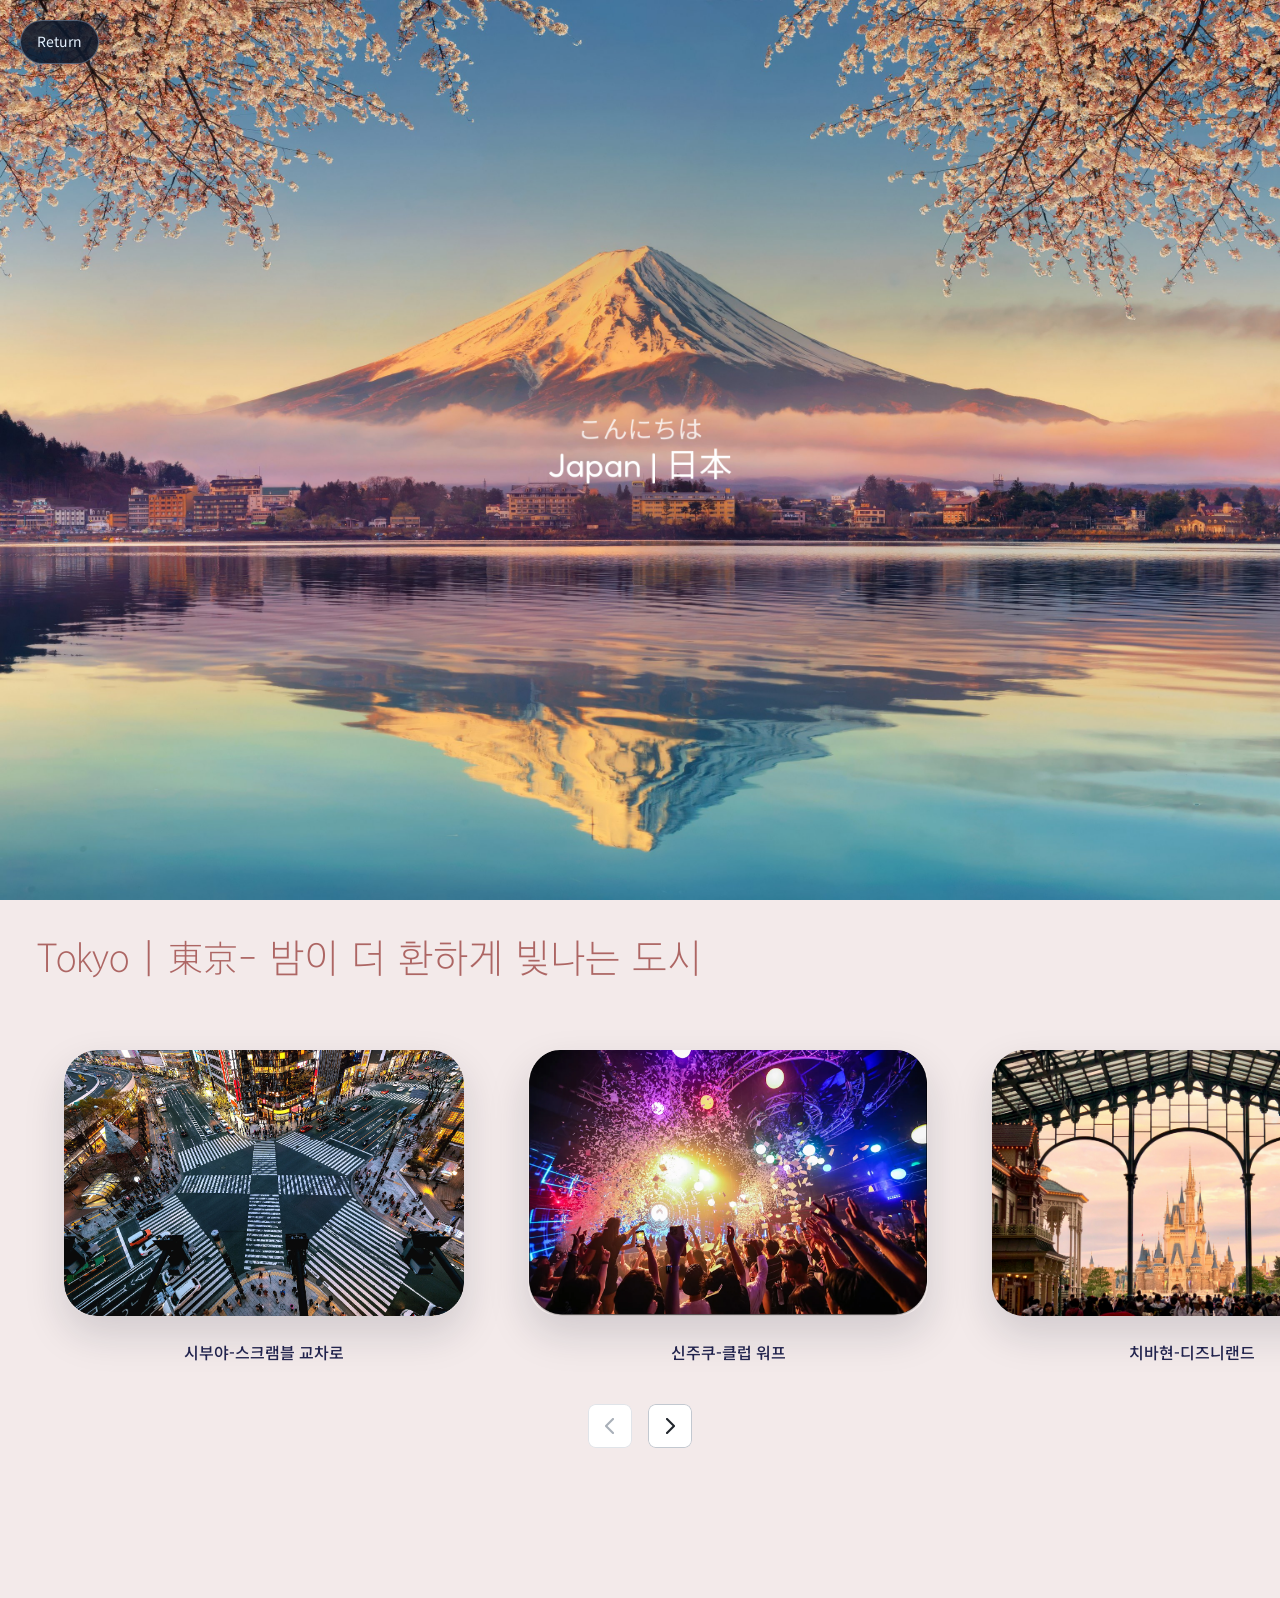
<file: pages/asia-countries/japan/index.html>
<!doctype html>
<html lang="ko">
<head>
  <meta charset="UTF-8" />
  <meta name="viewport" content="width=device-width, initial-scale=1.0" />
  <meta name="description" content="World Tour 일본 페이지" />
  <title>World Tour | Japan</title>
  <link rel="preload" as="image" href="./assets/images/JapanMainPage.png" fetchpriority="high" />
  <link rel="stylesheet" href="../../../shared/css/tokens.css" />
  <link rel="stylesheet" href="../../../shared/css/base.css" />
  <link rel="stylesheet" href="./css/hero.css" />
  <link rel="stylesheet" href="./css/intro.css" />
  <link rel="stylesheet" href="./css/page.css" />
  <link rel="stylesheet" href="./css/photo-reveal.css" />
  <link rel="stylesheet" href="../../countries/common/css/photo-card.css" />
  <link rel="stylesheet" href="../../countries/common/css/modal.css" />
  <link rel="stylesheet" href="../../countries/common/css/photo-navigation.css" />
  <link rel="stylesheet" href="../../countries/common/css/city-section.css" />
  <link rel="stylesheet" href="../../countries/common/css/country-return.css" />
  <script src="./data/config.js" defer></script>
  <script src="./data/modal-cards.js" defer></script>
  <script src="./js/intro.js" defer></script>
  <script src="../../countries/common/js/city-section-reveal.js" defer></script>
  <script src="../../countries/common/js/photo-navigation.js" defer></script>
  <script src="../../countries/common/js/country-return.js" defer></script>
  <script src="../../countries/common/js/modal-content.js" defer></script>
  <script src="../../countries/common/js/modal.js" defer></script>
  <script src="../../../shared/js/cursor.js" defer></script>
  <script src="./js/main.js" defer></script>
  <link rel="stylesheet" href="../../../shared/css/cursor.css" />
</head>
<body>
  <main>
    <section class="tokyo-hero" aria-label="일본 첫 화면">
      <img class="tokyo-hero__image" src="./assets/images/JapanMainPage.png" width="3840" height="2160"
        alt="벚꽃과 후지산, 가와구치호 풍경 위에 こんにちは와 Japan | 日本 문구가 표시된 일본 첫 화면" fetchpriority="high" decoding="sync" />
      <h1 class="japan-intro" aria-label="Japan | Tradition Meets Culture" hidden>Japan | Tradition Meets Culture</h1>
    </section>
    <section id="TokyoSection" class="city-section" aria-labelledby="tokyo-section-title">
      <h2 id="tokyo-section-title" class="city-section__title">Tokyo | 東京- 밤이 더 환하게 빛나는 도시</h2>
      <div id="japan-photos" class="japan-photos" data-city-section-cards tabindex="0" role="region" aria-label="도쿄의 거리와 밤 풍경, 가로 스크롤로 사진 탐색">
        <figure class="japan-photos__item country-photo-card">
          <button class="country-photo-card__trigger" type="button" data-country-modal="japan-card-modal" data-modal-card="shibuya-crossing"
            aria-haspopup="dialog" aria-controls="japan-card-modal" aria-label="시부야 스크램블 교차로 자세히 보기">
            <img src="./assets/images/tokyo-crossing.png" alt="높은 곳에서 바라본 스크램블 교차로와 거리" loading="lazy" />
          </button>
          <figcaption class="japan-photos__name">시부야-스크램블 교차로</figcaption>
        </figure>
        <figure class="japan-photos__item country-photo-card">
          <button class="country-photo-card__trigger" type="button" data-country-modal="japan-card-modal" data-modal-card="shinjuku-warp"
            aria-haspopup="dialog" aria-controls="japan-card-modal" aria-label="신주쿠 클럽 워프 자세히 보기">
            <img src="./assets/images/tokyo-nightlife.png" alt="화려한 조명 아래 사람들로 붐비는 클럽" loading="lazy" />
          </button>
          <figcaption class="japan-photos__name">신주쿠-클럽 워프</figcaption>
        </figure>
        <figure class="japan-photos__item country-photo-card">
          <button class="country-photo-card__trigger" type="button" data-country-modal="japan-card-modal" data-modal-card="tokyo-disneyland"
            aria-haspopup="dialog" aria-controls="japan-card-modal" aria-label="도쿄 디즈니랜드 자세히 보기">
            <img src="./assets/images/chiba-disneyland.jpg" alt="노을 속 디즈니랜드 성과 방문객들" loading="lazy" />
          </button>
          <figcaption class="japan-photos__name">치바현-디즈니랜드</figcaption>
        </figure>
        <figure class="japan-photos__item country-photo-card">
          <button class="country-photo-card__trigger" type="button" data-country-modal="japan-card-modal" data-modal-card="shibuya-sky"
            aria-haspopup="dialog" aria-controls="japan-card-modal" aria-label="시부야스카이 자세히 보기">
            <img src="./assets/images/shibuya-sky.jpg" alt="전망대에서 내려다본 도쿄의 푸른 야경" loading="lazy" />
          </button>
          <figcaption class="japan-photos__name">시부야 - 시부야스카이</figcaption>
        </figure>
      </div>
      <div class="photo-navigation" role="group" aria-label="사진 이동" hidden>
        <button class="photo-navigation__button" data-direction="prev" type="button" aria-label="이전 사진" aria-controls="japan-photos"></button>
        <button class="photo-navigation__button" data-direction="next" type="button" aria-label="다음 사진" aria-controls="japan-photos"></button>
      </div>
    </section>
  </main>
  <a class="country-back" href="../../continents/asia/index.html">Return</a>
  <dialog class="country-modal" id="japan-card-modal" aria-labelledby="japan-card-modal-title">
    <div class="country-modal__panel">
    <header class="country-modal__header">
      <p class="country-modal__context" hidden></p>
      <div class="country-modal__close-group">
        <kbd class="country-modal__shortcut" aria-hidden="true">ESC</kbd>
        <button class="country-modal__close" type="button" data-modal-close aria-label="모달 닫기" aria-keyshortcuts="Escape" autofocus>
          <span aria-hidden="true">×</span>
        </button>
      </div>
    </header>
    <div class="country-modal__content">
      <div class="country-modal__layout">
        <figure class="country-modal__visual">
          <img class="country-modal__image" alt="" />
        </figure>
        <div class="country-modal__details">
          <h2 class="country-modal__title" id="japan-card-modal-title"></h2>
        </div>
      </div>
    </div>
    </div>
  </dialog>
</body>
</html>
</file>
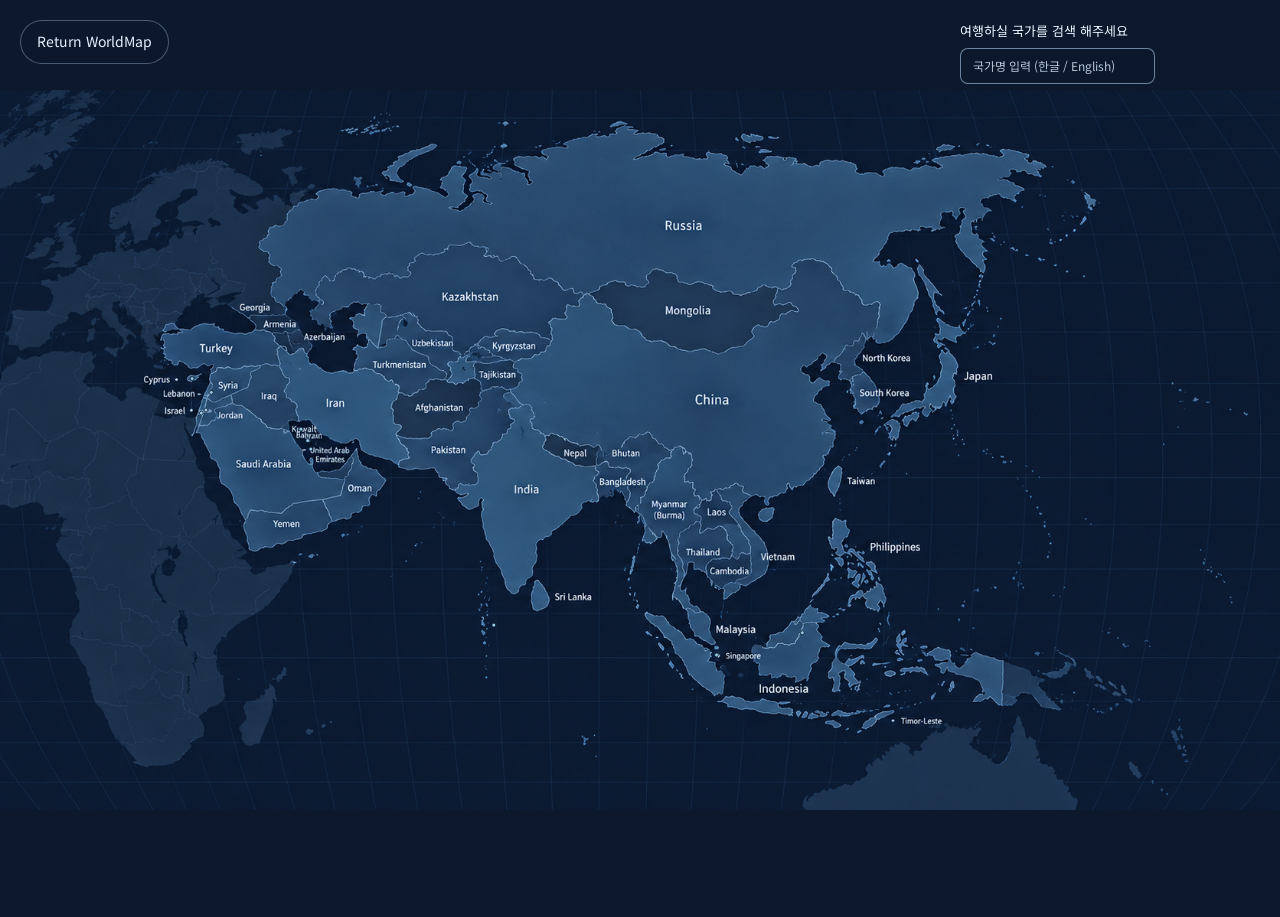
<file: pages/continents/asia/index.html>
<!doctype html>
<html lang="ko">
<head>
  <meta charset="UTF-8" />
  <meta name="viewport" content="width=device-width, initial-scale=1.0" />
  <meta name="description" content="국가별 경계와 영문 이름으로 살펴보는 아시아 지도." />
  <title>World Tour | Asia</title>
  <link rel="stylesheet" href="../../../shared/css/tokens.css" />
  <link rel="stylesheet" href="../../../shared/css/base.css" />
  <link rel="stylesheet" href="../common/css/layout.css" />
  <link rel="stylesheet" href="../common/css/return-transition.css" />
  <link rel="stylesheet" href="../common/css/country.css" />
  <link rel="stylesheet" href="../common/css/country-search.css" />
  <link rel="stylesheet" href="../../countries/common/css/country-return.css" />
  <link rel="stylesheet" href="../common/css/country-navigation.css" />
  <link rel="stylesheet" href="./css/page.css" />
  <link rel="stylesheet" href="../../../shared/css/travel-availability.css" />
  <script src="../../../shared/data/travel-availability.js" defer></script>
  <script src="../../../shared/js/travel-availability.js" defer></script>
  <script src="./data/config.js" defer></script>
  <script src="./data/countries.js" defer></script>
  <script src="./data/destinations.js" defer></script>
  <script src="../common/js/country-navigation.js" defer></script>
  <script src="../common/js/selection.js" defer></script>
  <script src="../common/js/country-search.js" defer></script>
  <script src="../common/js/return-transition.js" defer></script>
  <script src="../../../shared/js/cursor.js" defer></script>
  <script src="./js/main.js" defer></script>
  <link rel="stylesheet" href="../../../shared/css/cursor.css" />
</head>
<body>
  <main class="continent-page" aria-label="아시아 지도">
    <div class="continent-page__frame">
      <img class="continent-page__map" src="./assets/map.png" width="1672" height="941"
        alt="네이비 배경에 아시아 국가들의 경계와 영문 이름을 표시한 지도" fetchpriority="high" />
      <svg class="country-regions" viewBox="0 0 1672 941" xmlns="http://www.w3.org/2000/svg"
        role="group" aria-label="아시아 국가 선택"></svg>
    </div>
  </main>
  <form class="country-search" role="search" aria-label="지도에서 국가 찾기">
    <label class="country-search__label" for="country-search-input">여행하실 국가를 검색 해주세요</label>
    <input class="country-search__input" id="country-search-input" type="search"
      placeholder="국가명 입력 (한글 / English)" autocomplete="off" spellcheck="false"
      aria-controls="country-search-status" />
    <p class="country-search__status" id="country-search-status" role="status" aria-live="polite" hidden></p>
  </form>
  <div class="country-info" hidden>
    <span class="country-info__name"></span>
    <span class="country-info__state"></span>
  </div>
  <p class="country-announcement" role="status" aria-live="polite"></p>
  <a class="continent-page__back" href="../../../selectWorldMap.html">Return WorldMap</a>
  <div class="country-portal" aria-hidden="true" inert>
    <div class="country-portal__preview">
      <img class="country-portal__image" alt="" decoding="async" hidden />
      <div class="country-portal__content">
        <p class="country-portal__eyebrow"></p>
        <h2 class="country-portal__title"></h2>
        <p class="country-portal__name"></p>
      </div>
    </div>
    <span class="country-back">Return</span>
  </div>
  <div class="world-return" aria-hidden="true">
    <div class="world-return__frame">
      <img src="../../../shared/images/world-map-dark-en.png" width="1672" height="941" alt="" decoding="async" />
    </div>
  </div>
</body>
</html>
</file>
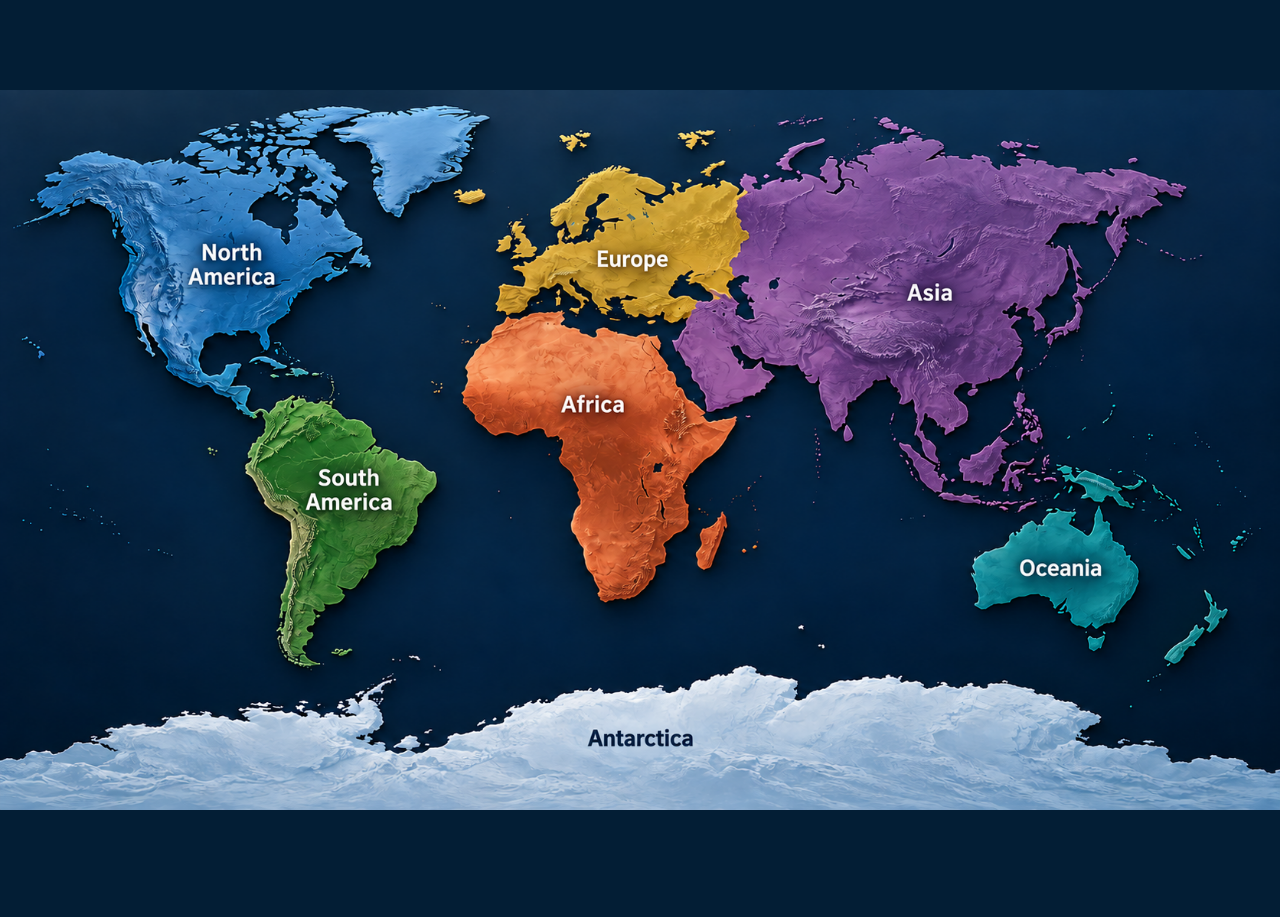
<file: selectWorldMap.html>
<!doctype html>
<html lang="ko">

<head>
  <meta charset="UTF-8" />
  <meta name="viewport" content="width=device-width, initial-scale=1.0" />
  <meta name="description" content="대륙별로 살펴보는 World Tour 세계지도." />
  <title>World Tour | 세계지도</title>
  <link rel="stylesheet" href="./shared/css/tokens.css" />
  <link rel="stylesheet" href="./shared/css/base.css" />
  <link rel="stylesheet" href="./pages/world-map/css/page.css" />
  <link rel="stylesheet" href="./pages/world-map/css/continent.css" />
  <link rel="stylesheet" href="./pages/world-map/css/navigation.css" />
  <link rel="stylesheet" href="./shared/css/travel-availability.css" />
  <script src="./shared/data/travel-availability.js" defer></script>
  <script src="./shared/js/travel-availability.js" defer></script>
  <script src="./shared/data/continents.js" defer></script>
  <script src="./pages/world-map/data/continents.js" defer></script>
  <script src="./pages/world-map/js/navigation.js" defer></script>
  <script src="./pages/world-map/js/availability.js" defer></script>
  <script src="./shared/js/cursor.js" defer></script>
  <script src="./pages/world-map/js/main.js" defer></script>
  <link rel="stylesheet" href="./shared/css/cursor.css" />
</head>

<body>
  <main class="world-map" aria-label="세계지도">
    <div class="world-map__frame">
      <img class="world-map__image" src="./shared/images/world-map-dark-en.png" width="1672" height="941"
        alt="다크 네이비 배경의 입체 세계지도. North America(북아메리카), South America(남아메리카), Europe(유럽), Africa(아프리카), Asia(아시아), Oceania(오세아니아), Antarctica(남극)가 서로 다른 색으로 구분되어 있습니다."
        fetchpriority="high" />
      <svg class="world-map__regions" viewBox="0 0 1672 941" xmlns="http://www.w3.org/2000/svg"
        role="group" aria-label="대륙 탐색"></svg>
    </div>
  </main>
  <div class="continent-arrival" aria-hidden="true">
    <img src="./pages/continents/asia/assets/map.png" width="1672" height="941" alt="" decoding="async" />
  </div>
  <p class="navigation-status" role="status"></p>
  <p class="travel-availability-status" role="status" aria-live="polite" hidden></p>
</body>

</html>
</file>
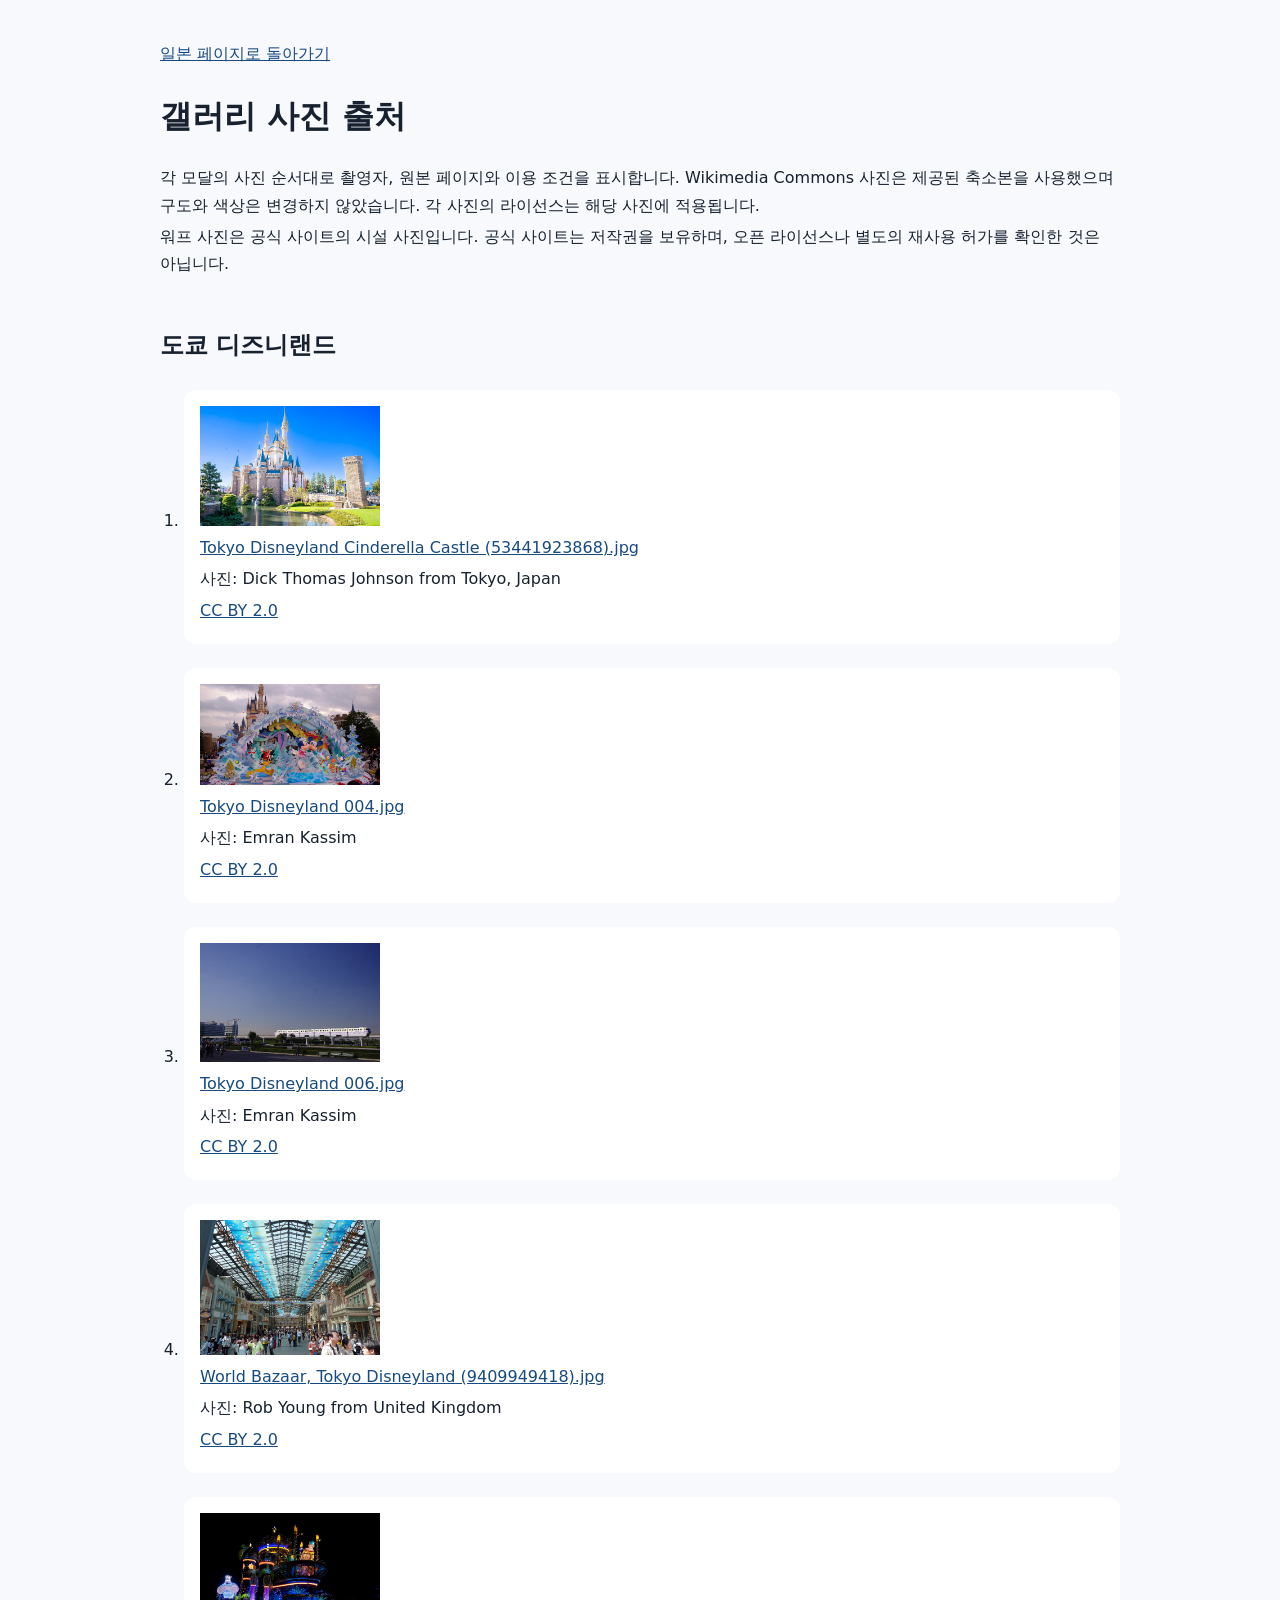
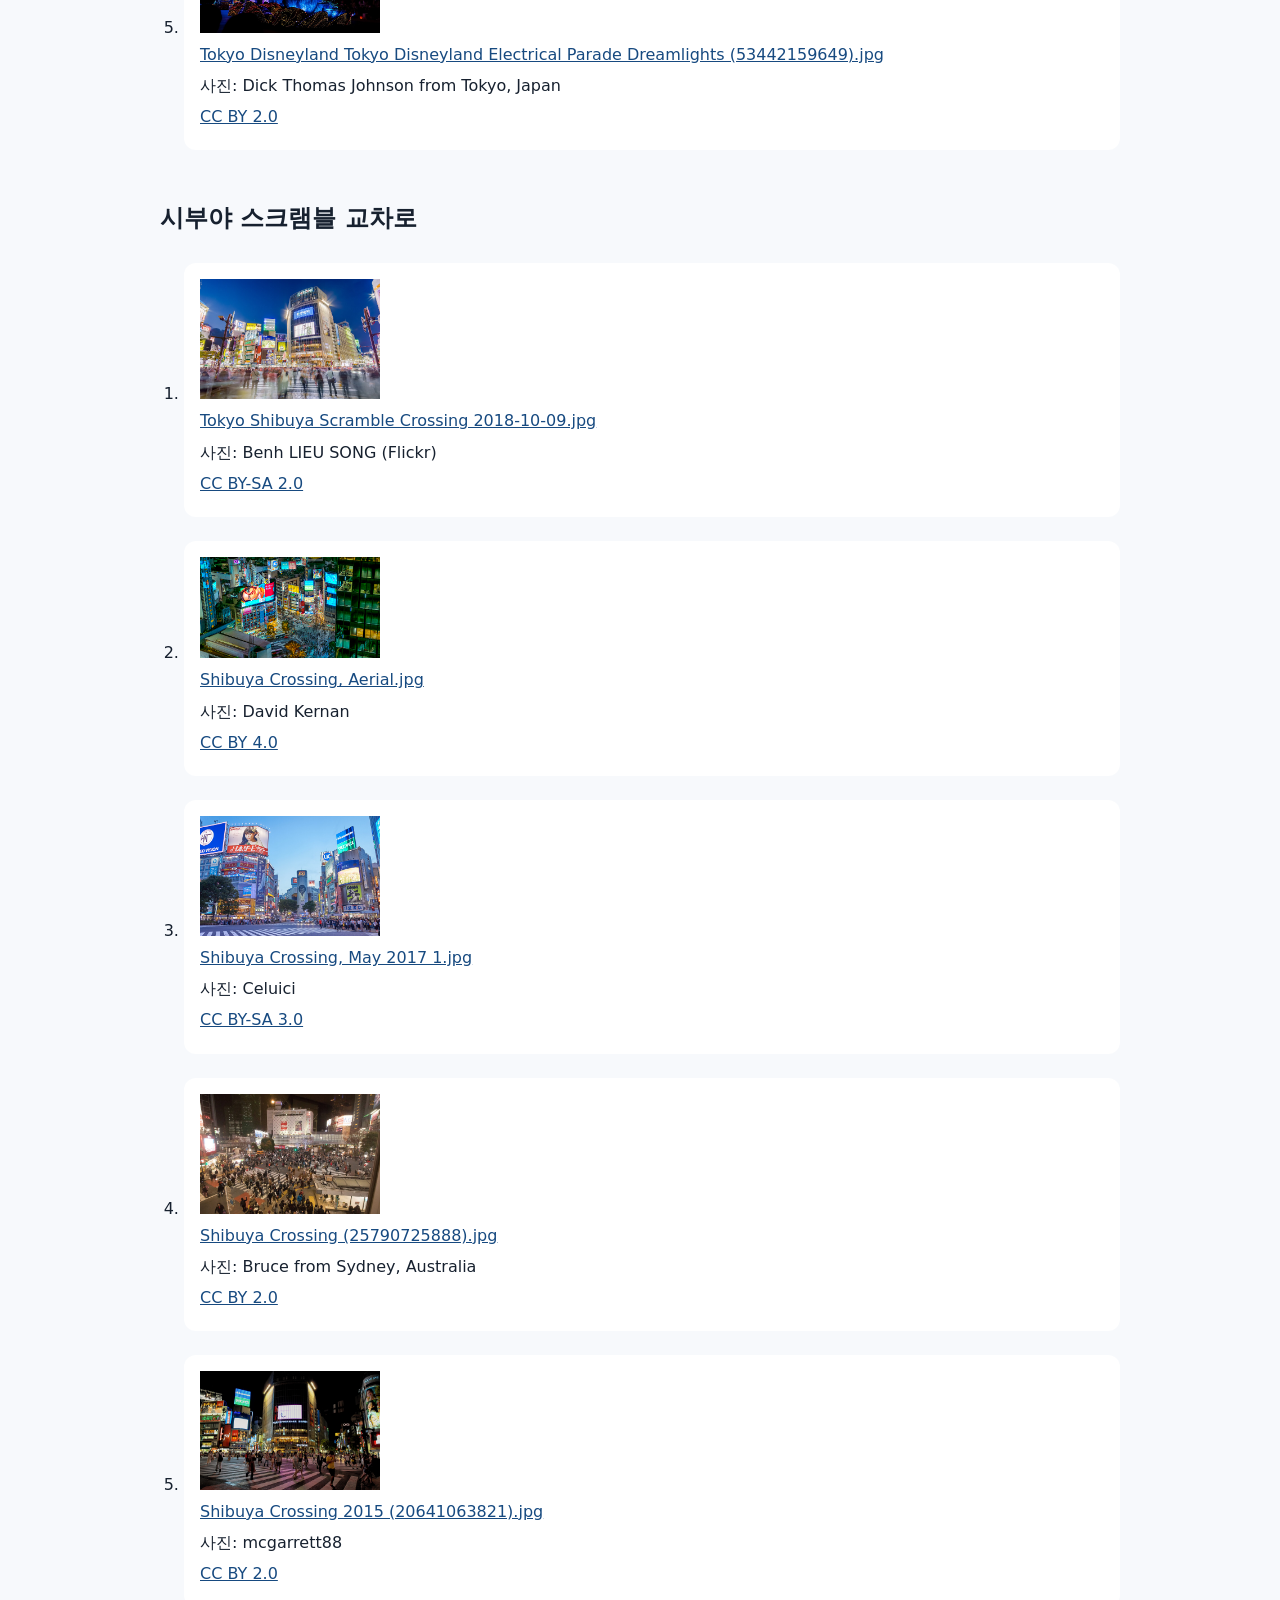
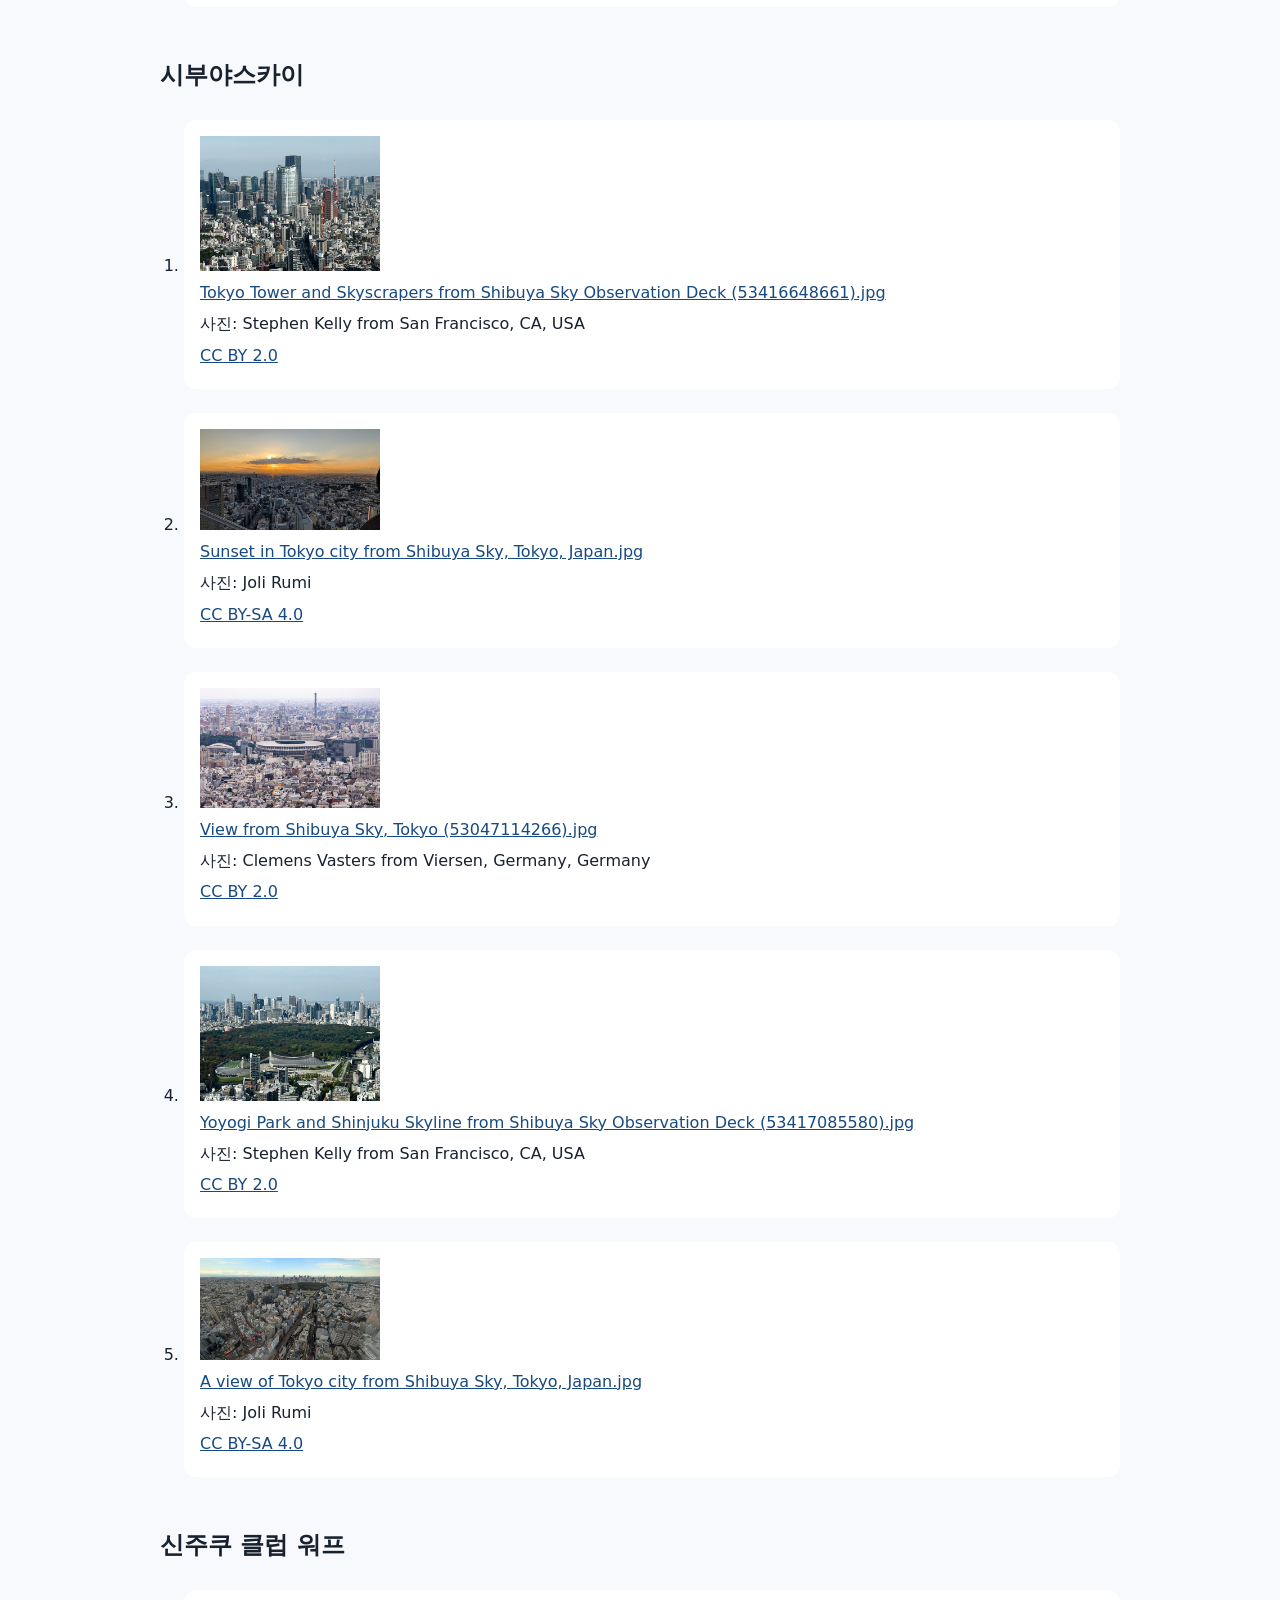
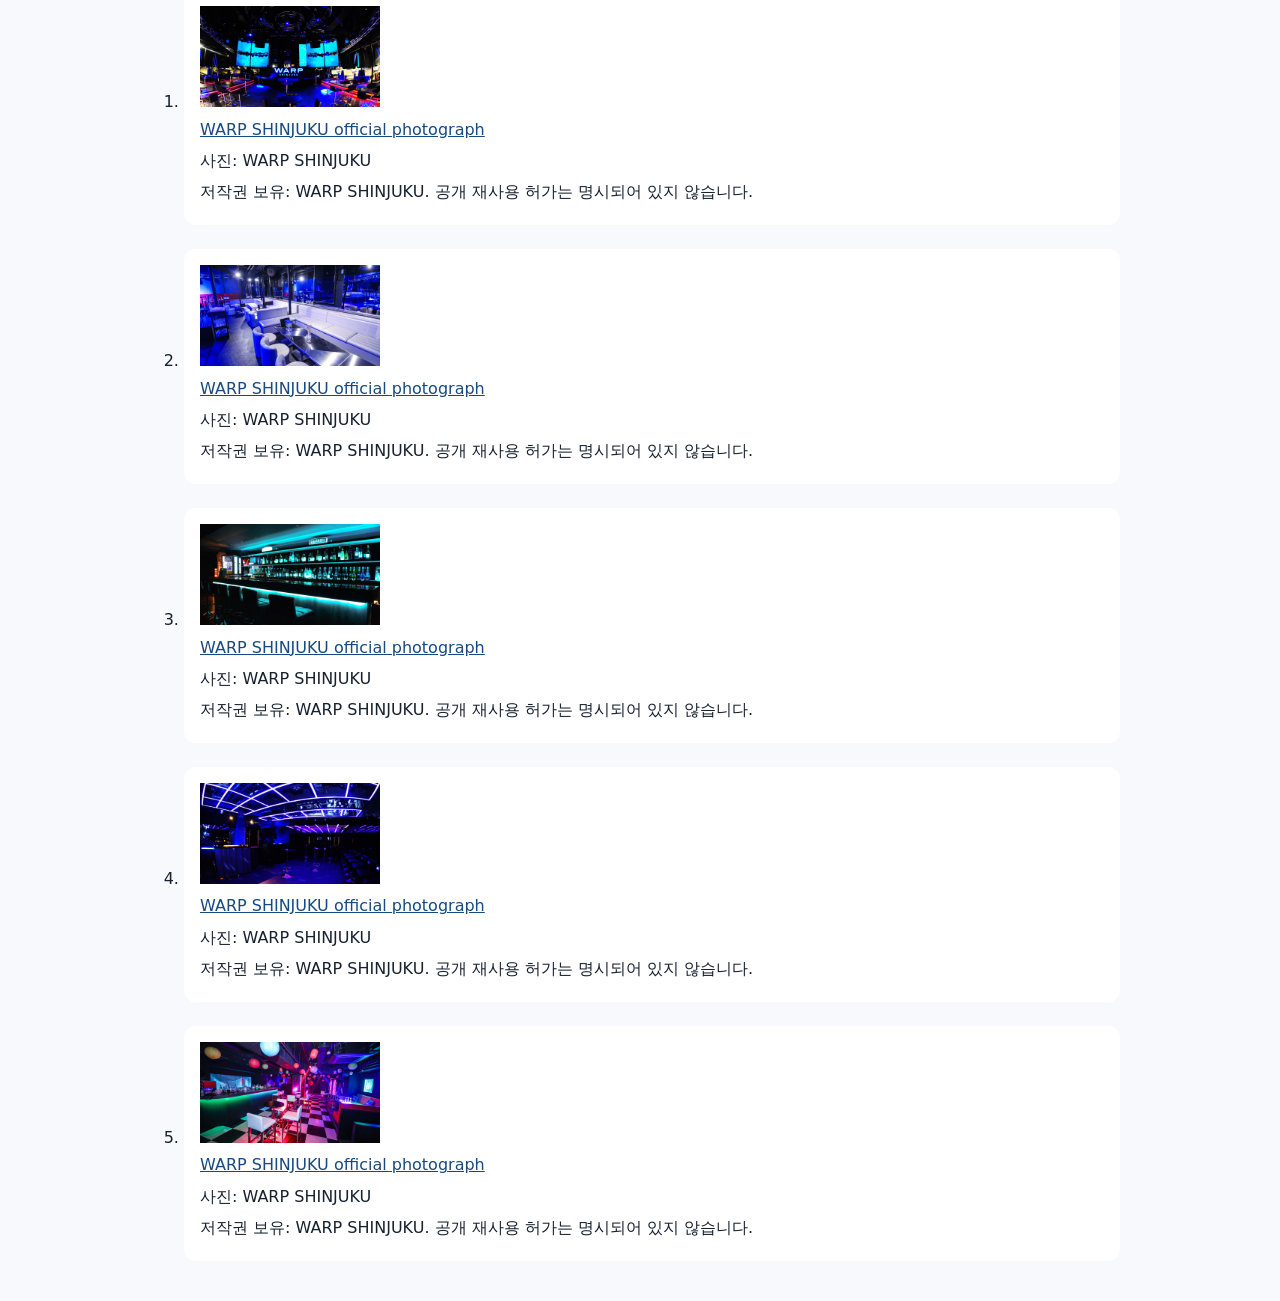
<file: pages/asia-countries/japan/photo-credits.html>
<!doctype html>
<html lang="ko">
<head><meta charset="utf-8"><meta name="viewport" content="width=device-width, initial-scale=1"><title>일본 갤러리 사진 출처 | World Tour</title>
<style>body{max-width:960px;margin:40px auto;padding:0 24px;font:16px/1.7 system-ui,sans-serif;color:#17212f;background:#f7f9fc}a{color:#174a80}section{margin-top:48px}ol{padding-left:24px}li{margin:24px 0;padding:16px;background:white;border-radius:12px}img{width:180px;max-width:100%;height:auto}p{margin:4px 0}</style></head>
<body><a href="./index.html">일본 페이지로 돌아가기</a><h1>갤러리 사진 출처</h1>
<p>각 모달의 사진 순서대로 촬영자, 원본 페이지와 이용 조건을 표시합니다. Wikimedia Commons 사진은 제공된 축소본을 사용했으며 구도와 색상은 변경하지 않았습니다. 각 사진의 라이선스는 해당 사진에 적용됩니다.</p>
<p>워프 사진은 공식 사이트의 시설 사진입니다. 공식 사이트는 저작권을 보유하며, 오픈 라이선스나 별도의 재사용 허가를 확인한 것은 아닙니다.</p><section id="disney"><h2>도쿄 디즈니랜드</h2><ol><li><img src="./assets/images/gallery/disney-1.jpg" alt="" loading="lazy"><div><a href="https://commons.wikimedia.org/wiki/File:Tokyo_Disneyland_Cinderella_Castle_(53441923868).jpg">Tokyo Disneyland Cinderella Castle (53441923868).jpg</a><p>사진: Dick Thomas Johnson from Tokyo, Japan</p><p><a href="https://creativecommons.org/licenses/by/2.0">CC BY 2.0</a></p></div></li>
<li><img src="./assets/images/gallery/disney-2.jpg" alt="" loading="lazy"><div><a href="https://commons.wikimedia.org/wiki/File:Tokyo_Disneyland_004.jpg">Tokyo Disneyland 004.jpg</a><p>사진: Emran Kassim</p><p><a href="https://creativecommons.org/licenses/by/2.0">CC BY 2.0</a></p></div></li>
<li><img src="./assets/images/gallery/disney-3.jpg" alt="" loading="lazy"><div><a href="https://commons.wikimedia.org/wiki/File:Tokyo_Disneyland_006.jpg">Tokyo Disneyland 006.jpg</a><p>사진: Emran Kassim</p><p><a href="https://creativecommons.org/licenses/by/2.0">CC BY 2.0</a></p></div></li>
<li><img src="./assets/images/gallery/disney-4.jpg" alt="" loading="lazy"><div><a href="https://commons.wikimedia.org/wiki/File:World_Bazaar,_Tokyo_Disneyland_(9409949418).jpg">World Bazaar, Tokyo Disneyland (9409949418).jpg</a><p>사진: Rob Young from United Kingdom</p><p><a href="https://creativecommons.org/licenses/by/2.0">CC BY 2.0</a></p></div></li>
<li><img src="./assets/images/gallery/disney-5.jpg" alt="" loading="lazy"><div><a href="https://commons.wikimedia.org/wiki/File:Tokyo_Disneyland_Tokyo_Disneyland_Electrical_Parade_Dreamlights_(53442159649).jpg">Tokyo Disneyland Tokyo Disneyland Electrical Parade Dreamlights (53442159649).jpg</a><p>사진: Dick Thomas Johnson from Tokyo, Japan</p><p><a href="https://creativecommons.org/licenses/by/2.0">CC BY 2.0</a></p></div></li></ol></section>
<section id="crossing"><h2>시부야 스크램블 교차로</h2><ol><li><img src="./assets/images/gallery/crossing-1.jpg" alt="" loading="lazy"><div><a href="https://commons.wikimedia.org/wiki/File:Tokyo_Shibuya_Scramble_Crossing_2018-10-09.jpg">Tokyo Shibuya Scramble Crossing 2018-10-09.jpg</a><p>사진: Benh LIEU SONG (Flickr)</p><p><a href="https://creativecommons.org/licenses/by-sa/2.0">CC BY-SA 2.0</a></p></div></li>
<li><img src="./assets/images/gallery/crossing-2.jpg" alt="" loading="lazy"><div><a href="https://commons.wikimedia.org/wiki/File:Shibuya_Crossing,_Aerial.jpg">Shibuya Crossing, Aerial.jpg</a><p>사진: David Kernan</p><p><a href="https://creativecommons.org/licenses/by/4.0">CC BY 4.0</a></p></div></li>
<li><img src="./assets/images/gallery/crossing-3.jpg" alt="" loading="lazy"><div><a href="https://commons.wikimedia.org/wiki/File:Shibuya_Crossing,_May_2017_1.jpg">Shibuya Crossing, May 2017 1.jpg</a><p>사진: Celuici</p><p><a href="https://creativecommons.org/licenses/by-sa/3.0">CC BY-SA 3.0</a></p></div></li>
<li><img src="./assets/images/gallery/crossing-4.jpg" alt="" loading="lazy"><div><a href="https://commons.wikimedia.org/wiki/File:Shibuya_Crossing_(25790725888).jpg">Shibuya Crossing (25790725888).jpg</a><p>사진: Bruce from Sydney, Australia</p><p><a href="https://creativecommons.org/licenses/by/2.0">CC BY 2.0</a></p></div></li>
<li><img src="./assets/images/gallery/crossing-5.jpg" alt="" loading="lazy"><div><a href="https://commons.wikimedia.org/wiki/File:Shibuya_Crossing_2015_(20641063821).jpg">Shibuya Crossing 2015 (20641063821).jpg</a><p>사진: mcgarrett88</p><p><a href="https://creativecommons.org/licenses/by/2.0">CC BY 2.0</a></p></div></li></ol></section>
<section id="sky"><h2>시부야스카이</h2><ol><li><img src="./assets/images/gallery/sky-1.jpg" alt="" loading="lazy"><div><a href="https://commons.wikimedia.org/wiki/File:Tokyo_Tower_and_Skyscrapers_from_Shibuya_Sky_Observation_Deck_(53416648661).jpg">Tokyo Tower and Skyscrapers from Shibuya Sky Observation Deck (53416648661).jpg</a><p>사진: Stephen Kelly from San Francisco, CA, USA</p><p><a href="https://creativecommons.org/licenses/by/2.0">CC BY 2.0</a></p></div></li>
<li><img src="./assets/images/gallery/sky-2.jpg" alt="" loading="lazy"><div><a href="https://commons.wikimedia.org/wiki/File:Sunset_in_Tokyo_city_from_Shibuya_Sky,_Tokyo,_Japan.jpg">Sunset in Tokyo city from Shibuya Sky, Tokyo, Japan.jpg</a><p>사진: Joli Rumi</p><p><a href="https://creativecommons.org/licenses/by-sa/4.0">CC BY-SA 4.0</a></p></div></li>
<li><img src="./assets/images/gallery/sky-3.jpg" alt="" loading="lazy"><div><a href="https://commons.wikimedia.org/wiki/File:View_from_Shibuya_Sky,_Tokyo_(53047114266).jpg">View from Shibuya Sky, Tokyo (53047114266).jpg</a><p>사진: Clemens Vasters from Viersen, Germany, Germany</p><p><a href="https://creativecommons.org/licenses/by/2.0">CC BY 2.0</a></p></div></li>
<li><img src="./assets/images/gallery/sky-4.jpg" alt="" loading="lazy"><div><a href="https://commons.wikimedia.org/wiki/File:Yoyogi_Park_and_Shinjuku_Skyline_from_Shibuya_Sky_Observation_Deck_(53417085580).jpg">Yoyogi Park and Shinjuku Skyline from Shibuya Sky Observation Deck (53417085580).jpg</a><p>사진: Stephen Kelly from San Francisco, CA, USA</p><p><a href="https://creativecommons.org/licenses/by/2.0">CC BY 2.0</a></p></div></li>
<li><img src="./assets/images/gallery/sky-5.jpg" alt="" loading="lazy"><div><a href="https://commons.wikimedia.org/wiki/File:A_view_of_Tokyo_city_from_Shibuya_Sky,_Tokyo,_Japan.jpg">A view of Tokyo city from Shibuya Sky, Tokyo, Japan.jpg</a><p>사진: Joli Rumi</p><p><a href="https://creativecommons.org/licenses/by-sa/4.0">CC BY-SA 4.0</a></p></div></li></ol></section>
<section id="warp"><h2>신주쿠 클럽 워프</h2><ol><li><img src="./assets/images/gallery/warp-1.jpg" alt="" loading="lazy"><div><a href="https://warp-shinjuku.jp/howtowarp/">WARP SHINJUKU official photograph</a><p>사진: WARP SHINJUKU</p><p>저작권 보유: WARP SHINJUKU. 공개 재사용 허가는 명시되어 있지 않습니다.</p></div></li>
<li><img src="./assets/images/gallery/warp-2.jpg" alt="" loading="lazy"><div><a href="https://warp-shinjuku.jp/howtowarp/">WARP SHINJUKU official photograph</a><p>사진: WARP SHINJUKU</p><p>저작권 보유: WARP SHINJUKU. 공개 재사용 허가는 명시되어 있지 않습니다.</p></div></li>
<li><img src="./assets/images/gallery/warp-3.jpg" alt="" loading="lazy"><div><a href="https://warp-shinjuku.jp/howtowarp/">WARP SHINJUKU official photograph</a><p>사진: WARP SHINJUKU</p><p>저작권 보유: WARP SHINJUKU. 공개 재사용 허가는 명시되어 있지 않습니다.</p></div></li>
<li><img src="./assets/images/gallery/warp-4.jpg" alt="" loading="lazy"><div><a href="https://warp-shinjuku.jp/howtowarp/">WARP SHINJUKU official photograph</a><p>사진: WARP SHINJUKU</p><p>저작권 보유: WARP SHINJUKU. 공개 재사용 허가는 명시되어 있지 않습니다.</p></div></li>
<li><img src="./assets/images/gallery/warp-5.jpg" alt="" loading="lazy"><div><a href="https://warp-shinjuku.jp/howtowarp/">WARP SHINJUKU official photograph</a><p>사진: WARP SHINJUKU</p><p>저작권 보유: WARP SHINJUKU. 공개 재사용 허가는 명시되어 있지 않습니다.</p></div></li></ol></section></body></html>
</file>
<file: shared/css/tokens.css>
:root {
  --color-page: #ffffff;
  --color-text: #17212f;
  --color-map-background: #031e35;
  --color-landing-background: #101711;
}
</file>
<file: shared/css/base.css>
@import url('./typography.css');

*,
*::before,
*::after {
  box-sizing: border-box;
}

body {
  margin: 0;
  background: var(--color-page);
  color: var(--color-text);
  font-family: var(--font-sans);
  font-size: 1rem;
  line-height: 1.7;
  word-break: keep-all;
  overflow-wrap: anywhere;
}

img {
  display: block;
  max-width: 100%;
  height: auto;
}
</file>
<file: pages/asia-countries/japan/css/hero.css>
.tokyo-hero {
  position: relative;
  isolation: isolate;
  display: grid;
  place-items: center;
  /* Match the full viewport preview, even when the destination has a scrollbar. */
  width: 100vw;
  height: 100vh;
  height: 100dvh;
  overflow: hidden;
  background: #101413;
}

.tokyo-hero__image {
  position: absolute;
  inset: 0;
  z-index: -2;
  width: 100%;
  height: 100%;
  object-fit: cover;
  object-position: center;
}
</file>
<file: pages/asia-countries/japan/css/intro.css>
.japan-intro {
  position: absolute;
  top: 34%;
  left: 50%;
  transform: translate(-50%, -50%);
  margin: 0;
  padding: 0;
  color: #21234d;
  font-family: var(--font-abhaya-libre);
  font-weight: 500;
  /* 180px on the 3840px reference canvas; scales to smaller screens. */
  font-size: min(180px, 4.6875vw);
  line-height: 1.15;
  white-space: pre;
  pointer-events: none;
  animation: japan-intro-exit 800ms ease var(--exit-delay) both;
}
.japan-intro[hidden] { display: none; }
.japan-intro__letter {
  opacity: 0;
  animation: japan-letter-reveal 800ms ease-out calc(250ms + var(--letter) * 110ms) both;
}
@keyframes japan-letter-reveal {
  from { opacity: 0; }
  to { opacity: 1; }
}
@keyframes japan-intro-exit {
  from { opacity: 1; }
  to { opacity: 0; visibility: hidden; }
}
@media (prefers-reduced-motion: reduce) {
  .japan-intro__letter { animation: none; opacity: 1; }
}
</file>
<file: pages/asia-countries/japan/css/page.css>
#tokyo-section-title {
  font-family: var(--font-chosun-sg);
  font-weight: 400;
}

html {
  overflow-x: clip;
}

body {
  background: #fff;
  overflow-x: clip;
}
</file>
<file: pages/asia-countries/japan/css/photo-reveal.css>
.japan-photos {
  display: grid;
  grid-auto-flow: column;
  grid-auto-columns: 400px;
  justify-content: start;
  overflow-x: auto;
  scroll-padding-inline: clamp(24px, 5vw, 80px);
  scrollbar-width: none;
  gap: clamp(28px, 5vw, 88px);
  /* Both edges remain visible; the initial left spacing scrolls with the cards. */
  width: 100%;
  margin-inline: 0;
  padding: 32px clamp(24px, 5vw, 80px) 40px;
  padding-left: calc(max(0px, 50% - 800px) + clamp(24px, 5vw, 80px));
}

.japan-photos::-webkit-scrollbar { display: none; }

.japan-photos__item {
  margin: 0;
  align-self: start;
  scroll-snap-align: start;
  border-radius: 32px;
  --country-photo-card-reveal: opacity 1100ms ease var(--photo-reveal-delay, 0ms),
    transform 1100ms cubic-bezier(.2, .65, .3, 1) var(--photo-reveal-delay, 0ms);
}

.japan-photos__item img {
  width: 100%;
  aspect-ratio: 3 / 2;
  object-fit: cover;
  border-radius: inherit;
}

.japan-photos__name {
  margin-top: 24px;
  color: #21234d;
  font-size: clamp(16px, 1.1vw, 20px);
  font-weight: 500;
  line-height: 1.5;
  text-align: center;
}

.japan-photos__item.is-pending {
  opacity: 0;
  transform: translateY(36px);
}

/* Reveal the photos from left to right. */
@media (min-width: 701px) {
  .japan-photos__item:nth-child(2):not(.is-pending) {
    --photo-reveal-delay: 200ms;
  }
  .japan-photos__item:nth-child(3):not(.is-pending) {
    --photo-reveal-delay: 400ms;
  }
  .japan-photos__item:nth-child(4):not(.is-pending) {
    --photo-reveal-delay: 600ms;
  }
}

@media (max-width: 700px) {
  .japan-photos { grid-auto-columns: min(400px, 80vw); gap: 28px; }
}

@media (prefers-reduced-motion: reduce) {
  .japan-photos__item.is-pending { opacity: 1; transform: none; }
}
</file>
<file: pages/countries/common/css/photo-card.css>
/* Shared card motion. Pages may supply entrance transitions separately. */
.country-photo-card {
  transition: var(--country-photo-card-reveal, opacity 0s),
    translate 300ms ease, scale 300ms ease;
}

.country-photo-card > img,
.country-photo-card__trigger > img {
  box-shadow: 0 18px 40px rgb(20 30 50 / 15%);
  transition: box-shadow 300ms ease;
}

.country-photo-card__trigger {
  display: block;
  width: 100%;
  padding: 0;
  border: 0;
  border-radius: inherit;
  background: transparent;
  cursor: pointer;
}

.country-photo-card__trigger:focus-visible {
  outline: 3px solid #2563eb;
  outline-offset: 6px;
}

@media (hover: hover) and (pointer: fine) and (prefers-reduced-motion: no-preference) {
  .country-photo-card:not(.is-pending):hover {
    translate: 0 -8px;
    scale: 1.025;
  }

  .country-photo-card:not(.is-pending):hover > img,
  .country-photo-card:not(.is-pending):hover > .country-photo-card__trigger > img {
    box-shadow: 0 24px 48px rgb(20 30 50 / 22%);
  }
}

@media (prefers-reduced-motion: reduce) {
  .country-photo-card,
  .country-photo-card > img,
  .country-photo-card__trigger > img {
    transition: none;
  }
}
</file>
<file: pages/countries/common/css/modal.css>
.country-modal {
  --modal-exit-ms: 300;
  --modal-panel-width: 1120px;
  position: fixed;
  inset: 0;
  width: 100%;
  height: 100%;
  max-width: none;
  max-height: none;
  box-sizing: border-box;
  margin: 0;
  padding: 24px 16px;
  border: 0;
  background: transparent;
  color: #17212f;
  font-family: var(--font-sans);
  overscroll-behavior: contain;
  overflow-x: hidden;
  overflow-y: auto;
  scrollbar-gutter: stable;
}

.country-modal[open] { display: block; }
.country-modal__panel {
  width: min(var(--modal-panel-width), 100%);
  margin: 0 auto;
  border-radius: 28px;
  background: rgb(255 255 255 / 50%);
  box-shadow: 0 28px 90px rgb(0 0 0 / 25%);
}

.country-modal::backdrop {
  background: rgb(12 19 30 / 45%);
  -webkit-backdrop-filter: blur(12px);
  backdrop-filter: blur(12px);
}

.country-modal__header {
  flex-shrink: 0;
  display: flex;
  align-items: center;
  justify-content: flex-end;
  gap: 20px;
  padding: 24px clamp(20px, 4vw, 48px);
  background: transparent;
}

.country-modal__context {
  min-width: 0;
  margin: 0 auto 0 0;
  font-size: clamp(14px, 1.6vw, 18px);
  font-weight: 500;
  line-height: 1.6;
  letter-spacing: -0.025em;
}

.country-modal__title {
  margin: 0;
  font-size: clamp(22px, 2.2vw, 30px);
  letter-spacing: -0.035em;
  line-height: 1.3;
}

.country-modal__subtitle {
  white-space: pre-line;
  margin: 10px 0 0;
  color: #34445a;
  font-size: 13px;
  font-weight: 400;
  line-height: 1.7;
  letter-spacing: -0.015em;
}

.country-modal__close-group {
  display: flex;
  align-items: center;
  flex-shrink: 0;
  gap: 8px;
}

.country-modal__shortcut {
  color: #526071;
  font-family: inherit;
  font-size: 10px;
  font-weight: 500;
  line-height: 1;
  letter-spacing: 0.06em;
}

.country-modal__close {
  display: grid;
  place-items: center;
  flex: 0 0 44px;
  width: 44px;
  height: 44px;
  padding: 0;
  border: 0;
  border-radius: 50%;
  background: #eeeeef;
  color: #242426;
  font: inherit;
  font-size: 28px;
  line-height: 1;
  cursor: pointer;
}

.country-modal__close:hover { background: #dedee0; }
.country-modal__close:focus-visible { outline: 3px solid #2563eb; outline-offset: 3px; }
.country-modal__content {
  min-height: 0;
  overflow: visible;
  overscroll-behavior: contain;
  padding: 0 clamp(24px, 5vw, 64px) clamp(32px, 5vw, 64px);
}
.country-modal__layout {
  display: grid;
  grid-template-columns: minmax(0, 0.95fr) minmax(0, 1.05fr);
  align-items: center;
  gap: clamp(28px, 4vw, 56px);
  min-height: 400px;
}
.country-modal__visual {
  margin: 0;
  min-width: 0;
  position: sticky;
  top: 50%;
  transform: translateY(-50%);
  align-self: start;
}
.country-modal__image { width: 100%; height: auto; border-radius: 18px; }
.country-modal__details { min-width: 0; }
.country-modal__eyebrow {
  margin: 0 0 12px;
  color: #34445a;
  font-size: 12px;
  font-weight: 600;
  letter-spacing: 0.12em;
}
.country-modal__lead {
  margin: 20px 0 28px;
  font-size: 18px;
  line-height: 1.7;
}
.country-modal__subtitle + .country-modal__section,
.country-modal__section + .country-modal__section { margin-top: 24px; }
.country-modal__section h3 { margin: 0 0 8px; font-size: 15px; }
.country-modal__section p { margin: 0; color: #283649; font-size: 15px; line-height: 1.8; }
.country-modal__section ul,
.country-modal__section ol {
  margin: 0;
  padding-left: 1.4em;
  color: #283649;
  font-size: 15px;
  line-height: 1.8;
}
.country-modal__section li + li { margin-top: 10px; }
.country-modal__section a { color: #174a80; text-underline-offset: 3px; }
.country-modal__photo-credits { display: inline-block; margin-top: 24px; color: #34445a; font-size: 12px; text-underline-offset: 3px; }
.country-modal__section a:focus-visible { outline: 2px solid #2563eb; outline-offset: 3px; }

@media (max-width: 700px) {
  .country-modal__panel { border-radius: 22px; }
  .country-modal__header { padding: 16px 20px; }
  .country-modal__layout { grid-template-columns: minmax(0, 1fr); min-height: 0; gap: 28px; }
  .country-modal__lead { font-size: 16px; }
  .country-modal__visual { position: static; transform: none; }
}

.country-modal--gallery { --modal-panel-width: 1440px; }
.country-modal--gallery .country-modal__header {
  display: grid;
  grid-template-columns: 84px minmax(0, 1fr) 84px;
}
.country-modal--gallery .country-modal__context { grid-column: 2; margin: 0; text-align: center; }
.country-modal--gallery .country-modal__close-group { grid-column: 3; justify-self: end; }
.country-modal--gallery .country-modal__layout { display: block; min-height: 0; }
.country-modal--gallery .country-modal__visual { display: none; }
.country-modal--gallery .country-modal__details > :not(.country-modal__gallery) {
  max-width: 820px;
  margin-left: auto;
  margin-right: auto;
}
.country-modal--gallery .country-modal__title { font-size: clamp(28px, 3vw, 42px); }
.country-modal__gallery {
  /* Two 340px photos, two 20px gaps, and 20% of the next photo. */
  width: 100%;
  max-width: 788px;
  margin: 28px auto 0;
}
.country-modal__gallery-track {
  --gallery-gap: 20px;
  --gallery-photo-width: calc((100% - 2 * var(--gallery-gap)) / 2.2);
  display: flex;
  /* Show two full photos and a preview of the next photo. */
  gap: var(--gallery-gap);
  overflow-x: auto;
  overscroll-behavior-x: contain;
  scrollbar-width: none;
}
.country-modal__gallery-track::-webkit-scrollbar { display: none; }
.country-modal__gallery-track:focus-visible { outline: 2px solid #2563eb; outline-offset: 4px; }
.country-modal__slide { margin: 0; min-width: 0; flex: 0 0 var(--gallery-photo-width); }
.country-modal__gallery-image {
  display: block;
  width: 100%;
  height: auto;
  aspect-ratio: var(--gallery-image-ratio, 3 / 2);
  object-fit: contain;
  background-color: #fff;
  border-radius: 16px;
}
.country-modal__gallery .country-modal__gallery-controls { padding: 16px 0 0; gap: 10px 16px; }
.country-modal__gallery-controls:not([hidden]) {
  display: grid;
  grid-template-columns: repeat(2, minmax(0, 1fr));
}
.country-modal__gallery-controls .photo-navigation__pages { grid-column: 1 / -1; }
.country-modal__gallery-controls .photo-navigation__button[data-direction="prev"] { justify-self: end; }
.country-modal__gallery-controls .photo-navigation__button[data-direction="next"] { justify-self: start; }
.country-modal--gallery .country-modal__lead { margin-top: 16px; }
.country-modal--gallery { overflow-y: hidden; }
.country-modal--gallery .country-modal__panel {
  height: 100%;
  display: flex;
  flex-direction: column;
}
.country-modal--gallery .country-modal__content {
  flex: 1;
  min-height: 0;
  padding-bottom: 24px;
}
.country-modal--gallery .country-modal__layout,
.country-modal--gallery .country-modal__details { height: 100%; min-height: 0; }
.country-modal--gallery .country-modal__details { display: flex; flex-direction: column; }
.country-modal--gallery .country-modal__details > * { flex-shrink: 0; }
.country-modal--gallery .country-modal__details > :not(.country-modal__gallery) { width: 100%; }
.country-modal--gallery .country-modal__details > .country-modal__description {
  flex: 1;
  min-height: 0;
  margin-top: 16px;
  overflow-y: auto;
  overflow-x: hidden;
  overscroll-behavior: contain;
  scrollbar-width: none;
}
.country-modal__description::-webkit-scrollbar { display: none; }
.country-modal__description:focus-visible { outline: 2px solid #2563eb; outline-offset: 2px; }
.country-modal--gallery .country-modal__description > .country-modal__lead { margin-top: 0; }
@media (max-height: 700px) {
  .country-modal--gallery .country-modal__header { padding-top: 10px; padding-bottom: 10px; }
  .country-modal--gallery .country-modal__gallery { margin-top: 12px; }
  .country-modal--gallery .country-modal__title { font-size: 24px; }
}
@media (max-width: 700px) {
  .country-modal--gallery .country-modal__header { grid-template-columns: minmax(0, 1fr) auto; }
  .country-modal--gallery .country-modal__context { grid-column: 1; text-align: left; }
  .country-modal--gallery .country-modal__close-group { grid-column: 2; }
  .country-modal__gallery-track { --gallery-gap: 14px; }
}

@media (prefers-reduced-motion: no-preference) {
  .country-modal[open] { animation: country-modal-enter 220ms ease-out; }
  .country-modal[open].is-closing {
    animation: country-modal-exit calc(var(--modal-exit-ms) * 1ms) ease-in-out both;
  }
  .country-modal[open].is-closing::backdrop {
    animation: country-modal-backdrop-exit calc(var(--modal-exit-ms) * 1ms) ease-in-out both;
  }
  @keyframes country-modal-exit {
    to { opacity: 0; }
  }
  @keyframes country-modal-backdrop-exit {
    to {
      background-color: rgb(12 19 30 / 0%);
      -webkit-backdrop-filter: blur(0);
      backdrop-filter: blur(0);
    }
  }
  @keyframes country-modal-enter {
    from { opacity: 0; transform: translateY(12px); }
    to { opacity: 1; transform: translateY(0); }
  }
}
</file>
<file: pages/countries/common/css/photo-navigation.css>
.photo-navigation {
  display: flex;
  justify-content: center;
  gap: 16px;
  padding: 0 24px 80px;
}
.photo-navigation[hidden] { display: none; }
.photo-navigation__pages { display: flex; align-items: center; justify-content: center; flex-wrap: wrap; gap: 4px; }
.photo-navigation__page {
  min-width: 32px;
  min-height: 36px;
  padding: 4px 8px;
  border: 0;
  border-radius: 8px;
  background: rgb(255 255 255 / 65%);
  color: #34445a;
  font: inherit;
  cursor: pointer;
}
.photo-navigation__page:hover { background: #e2e8f0; }
.photo-navigation__page[aria-current="true"] { background: #17212f; color: white; font-weight: 700; }
.photo-navigation__page:focus-visible { outline: 2px solid #2563eb; outline-offset: 2px; }
.photo-navigation__button {
  width: 44px;
  height: 44px;
  flex: 0 0 44px;
  padding: 0;
  border: 0;
  border-radius: 8px;
  background: transparent var(--nav-default) center / contain no-repeat;
  cursor: pointer;
}
.photo-navigation__button[data-direction="prev"] {
  --nav-default: url('../assets/navigation/left-default.png');
  --nav-hover: url('../assets/navigation/left-hover.png');
  --nav-focus: url('../assets/navigation/left-focus.png');
  --nav-disabled: url('../assets/navigation/left-disabled.png');
}
.photo-navigation__button[data-direction="next"] {
  --nav-default: url('../assets/navigation/right-default.png');
  --nav-hover: url('../assets/navigation/right-hover.png');
  --nav-focus: url('../assets/navigation/right-focus.png');
  --nav-disabled: url('../assets/navigation/right-disabled.png');
}
.photo-navigation__button:hover { background-image: var(--nav-hover); }
.photo-navigation__button:focus-visible {
  background-image: var(--nav-focus);
  outline: 2px solid #2563eb;
  outline-offset: 3px;
}
.photo-navigation__button:disabled {
  background-image: var(--nav-disabled);
  cursor: default;
}
</file>
<file: pages/countries/common/css/city-section.css>
/* Shared city sections for country pages. Content and IDs stay in each page. */
.city-section {
  --city-section-space-top: 32px;
  --city-section-space-bottom: 150px;
  --city-section-title-color: #ad6664;
  padding-block: var(--city-section-space-top) var(--city-section-space-bottom);
  background: #e9d7d788;
}

.city-section__title {
  margin: 0 0 32px;
  padding-inline: clamp(24px, 3vw, 64px);
  color: var(--city-section-title-color);
  text-align: left;
  font-size: clamp(26px, 3vw, 52px);
  font-weight: 400;
  line-height: 1.4;
  transition: opacity 1100ms ease, transform 1100ms cubic-bezier(.2, .65, .3, 1);
}

.city-section__title.is-pending { opacity: 0; transform: translateY(36px); }

@media (prefers-reduced-motion: reduce) {
  .city-section__title { transition: none; }
  .city-section__title.is-pending { opacity: 1; transform: none; }
}

/* Section padding owns the bottom spacing, including when navigation is hidden. */
.city-section > .photo-navigation { padding-bottom: 0; }
</file>
<file: pages/countries/common/css/country-return.css>
.country-back {
  z-index: 30;
  position: fixed;
  top: max(20px, env(safe-area-inset-top));
  left: max(20px, env(safe-area-inset-left));
  padding: 9px 16px;
  border: 1px solid #bfdfff55;
  border-radius: 999px;
  background: #0c192cdd;
  color: #e6f2ff;
  font-size: 14px;
  text-decoration: none;
}

.country-back:hover {
  background: #214360;
}

.country-back:focus-visible {
  outline: 2px solid #d5f3ff;
  outline-offset: 4px;
}

.country-return-preview {
  position: fixed;
  inset: 0;
  width: 100vw;
  height: 100vh;
  height: 100dvh;
  z-index: 40;
  background: #0c192c;
  opacity: 0;
  visibility: hidden;
  pointer-events: none;
}
.country-return-preview img {
  width: 100%;
  height: 100%;
  object-fit: contain;
}
.country-returning main {
  animation: country-return-blur 900ms ease both;
}
.country-returning .country-back { opacity: 0; pointer-events: none; }
.country-returning .country-return-preview {
  visibility: visible;
  pointer-events: auto;
  animation: country-return-reveal 900ms ease both;
}
.country-returning .country-return-preview img {
  animation: country-return-focus 900ms ease both;
}
@keyframes country-return-blur {
  from { filter: blur(0); opacity: 1; }
  to { filter: blur(12px); opacity: 0; }
}
@keyframes country-return-reveal {
  0%, 20% { opacity: 0; }
  100% { opacity: 1; }
}
@keyframes country-return-focus {
  from { filter: blur(10px); }
  to { filter: blur(0); }
}
@media (prefers-reduced-motion: reduce) {
  .country-returning main { animation: none; }
  .country-returning .country-return-preview img { animation: none; }
  .country-returning .country-return-preview { animation-duration: 180ms; }
}
</file>
<file: shared/css/cursor.css>
:root {
  --cursor-default: url('../images/cursors/default.png') 8 8, auto;
  --cursor-hover: url('../images/cursors/hover.png') 8 8, pointer;
  --cursor-pressed: url('../images/cursors/pressed.png') 8 8, pointer;
  --cursor-drag: url('../images/cursors/drag.png') 8 8, grabbing;
}
html, body { cursor: var(--cursor-default); }
body * { cursor: inherit !important; }
body :is(a[href], button, [role="button"], [role="link"], .continent, .country-region, [data-cursor="hover"]),
body :is(a[href], button, [role="button"], [role="link"], .continent, .country-region, [data-cursor="hover"]) * {
  cursor: var(--cursor-hover) !important;
}
body :is(input:not([type="button"]):not([type="submit"]), textarea, [contenteditable="true"]) {
  cursor: text !important;
}
body :is(button:disabled, [aria-disabled="true"]),
body :is(button:disabled, [aria-disabled="true"]) * {
  cursor: var(--cursor-default) !important;
}
html[data-cursor-state="pressed"] body,
html[data-cursor-state="pressed"] body * { cursor: var(--cursor-pressed) !important; }
html[data-cursor-state="drag"] body,
html[data-cursor-state="drag"] body *,
body .is-dragging, body .is-dragging * { cursor: var(--cursor-drag) !important; }
</file>
<file: pages/continents/common/css/layout.css>
html,
body {
  background: #0c192c;
  overflow: hidden;
}

.continent-page {
  width: 100%;
  height: 100vh;
  height: 100dvh;
}

.continent-page__map {
  width: 100%;
  height: 100%;
  object-fit: contain;
}

.continent-page__back {
  position: fixed;
  top: max(20px, env(safe-area-inset-top));
  left: max(20px, env(safe-area-inset-left));
  padding: 9px 16px;
  border: 1px solid #bfdfff55;
  border-radius: 999px;
  background: #0c192cdd;
  color: #e6f2ff;
  font-size: 14px;
  text-decoration: none;
  backdrop-filter: blur(12px);
}

.continent-page__back:hover { background: #214360; }
.continent-page__back:focus-visible { outline: 2px solid #d5f3ff; outline-offset: 4px; }
</file>
<file: pages/continents/common/css/return-transition.css>
.world-return {
  position: fixed;
  inset: 0;
  z-index: 10;
  display: grid;
  place-items: center;
  overflow: hidden;
  background: var(--color-map-background);
  visibility: hidden;
  opacity: 0;
  pointer-events: none;
}

.world-return__frame {
  width: min(100%, calc(100vh * 1672 / 941));
  width: min(100%, calc(100dvh * 1672 / 941));
  aspect-ratio: 1672 / 941;
  transform-origin: var(--return-origin, center);
}

.world-return__frame img {
  width: 100%;
  height: 100%;
  object-fit: contain;
}

.world-returning .continent-page > .continent-page__map,
.world-returning .continent-page__frame {
  animation: continent-withdraw 1100ms ease both;
}

.world-returning .continent-page__back {
  opacity: 0;
  pointer-events: none;
}

.world-returning .world-return {
  visibility: visible;
  animation: world-return-reveal 1100ms ease both;
}

.world-returning .world-return__frame {
  animation: world-return-zoom 1500ms cubic-bezier(.22, .61, .36, 1) both;
}

@keyframes continent-withdraw {
  from { transform: scale(1); filter: blur(0); }
  to { transform: scale(.86); filter: blur(3px); }
}

@keyframes world-return-reveal {
  from { opacity: 0; }
  to { opacity: 1; }
}

@keyframes world-return-zoom {
  from { transform: translate(var(--return-x), var(--return-y)) scale(3.6); filter: blur(4px); }
  to { transform: translate(0, 0) scale(1); filter: blur(0); }
}

@media (prefers-reduced-motion: reduce) {
  .world-returning .continent-page > .continent-page__map,
  .world-returning .continent-page__frame,
  .world-returning .world-return__frame {
    animation: none;
  }

  .world-returning .world-return {
    animation-duration: 180ms;
  }
}
</file>
<file: pages/continents/common/css/country.css>
.country-regions {
  position: absolute;
  inset: 0;
  width: 100%;
  height: 100%;
  overflow: visible;
}

.country-region {
  outline: none;
  cursor: pointer;
}

.country-shape {
  fill: rgb(183 229 255 / 0%);
  stroke: rgb(193 233 255 / 0%);
  stroke-width: 1.2;
  stroke-linejoin: round;
  pointer-events: fill;
  transition: fill 160ms ease, stroke 160ms ease, filter 160ms ease;
}

.country-region:hover .country-shape,
.country-region[data-search-match="true"] .country-shape,
.country-region:focus-visible .country-shape {
  fill: rgb(183 229 255 / 26%);
  stroke: rgb(205 241 255 / 85%);
  filter: drop-shadow(0 0 4px rgb(110 204 255 / 65%));
}

.country-region[aria-pressed="true"] .country-shape {
  fill: rgb(142 216 255 / 38%);
  stroke: #e2f8ff;
  stroke-width: 1.8;
  filter: drop-shadow(0 0 6px rgb(116 218 255 / 85%));
}

.country-region:focus-visible .country-shape { stroke-width: 2.5; }
.country-marker { fill: #97cce9; stroke: #0c192c; stroke-width: 1; pointer-events: none; }
.country-marker-hit { fill: transparent; pointer-events: all; }
.country-region:hover .country-marker,
.country-region[data-search-match="true"] .country-marker,
.country-region:focus-visible .country-marker,
.country-region[aria-pressed="true"] .country-marker {
  fill: #fff;
  filter: drop-shadow(0 0 5px #b1edff);
}

.country-info {
  position: fixed;
  right: max(20px, env(safe-area-inset-right));
  bottom: max(20px, env(safe-area-inset-bottom));
  max-width: calc(100vw - 40px);
  color: #e7f5ff;
  font-size: 14px;
  pointer-events: none;
}

.country-info__state { margin-left: 12px; color: #9cdcff; font-size: 12px; }
.country-announcement { position: absolute; width: 1px; height: 1px; overflow: hidden; clip-path: inset(50%); }
.world-returning .country-info { visibility: hidden; }
.world-returning .country-regions { pointer-events: none; visibility: hidden; }

@media (prefers-reduced-motion: reduce) {
  .country-shape { transition: none; }
}
</file>
<file: pages/continents/common/css/country-search.css>
.country-search {
  position: fixed;
  top: max(20px, env(safe-area-inset-top));
  right: max(20px, env(safe-area-inset-right));
  z-index: 5;
  width: min(300px, calc(100vw - 40px));
  color: #e7f5ff;
}
.country-search__label { display: block; margin-bottom: 6px; font-size: 13px; }
.country-search__input {
  width: 65%;
  min-height: 36px;
  padding: 6px 12px;
  border: 1px solid #bde5ff88;
  border-radius: 8px;
  background: #0c192ce8;
  color: #e7f5ff;
  font: inherit;
  font-size: 12px;
}
.country-search__input::placeholder { color: #b6c6d5; }
.country-search__input:focus-visible { outline: 2px solid #9cdcff; outline-offset: 3px; }
.country-search__status { margin: 8px 0 0; font-size: 13px; max-height: 25dvh; overflow-y: auto; }
.country-entering .country-search,
.world-returning .country-search { visibility: hidden; }
@media (max-width: 600px) {
  .country-search { top: calc(max(20px, env(safe-area-inset-top)) + 58px); }
}
</file>
<file: pages/continents/common/css/country-navigation.css>
.country-portal {
  position: fixed;
  inset: 0;
  z-index: 20;
  opacity: 0;
  visibility: hidden;
  pointer-events: none;
}
.country-portal__preview {
  position: relative;
  display: grid;
  place-items: center;
  width: 100vw;
  height: 100vh;
  height: 100dvh;
  overflow: hidden;
  background: var(--preview-background, #101413);
  color: #edf6ff;
  text-align: center;
}
.country-portal__image {
  position: absolute;
  inset: 0;
  width: 100%;
  height: 100%;
  object-fit: cover;
  object-position: center;
}
.country-portal__image[hidden],
.country-portal__content[hidden] { display: none; }
.country-portal__content { padding: 24px; }
.country-portal__eyebrow { margin: 0 0 20px; font-size: 12px; letter-spacing: .35em; }
.country-portal__title { margin: 0; font-size: clamp(64px, 11vw, 160px); font-weight: 300; line-height: 1.15; }
.country-portal__name { margin: 20px 0 0; font-size: 16px; letter-spacing: .4em; }
.country-entering .continent-page__frame {
  transform-origin: var(--country-origin);
  animation: country-dive 1400ms cubic-bezier(.55, .04, .25, 1) both;
  pointer-events: none;
}
.country-entering .country-portal {
  visibility: visible;
  animation: country-portal-reveal 950ms ease 450ms both;
}
.country-entering .country-info,
.country-entering .continent-page__back { visibility: hidden; }
.country-region.is-entering .country-shape {
  fill: rgb(199 239 255 / 40%);
  stroke: #e2f8ff;
  filter: drop-shadow(0 0 7px #9bddff);
}
@keyframes country-dive {
  from { transform: translate(0, 0) scale(1); filter: blur(0); }
  to { transform: translate(var(--country-x), var(--country-y)) scale(7); filter: blur(5px); }
}
@keyframes country-portal-reveal {
  from { opacity: 0; }
  to { opacity: 1; }
}
@media (prefers-reduced-motion: reduce) {
  .country-entering .continent-page__frame { animation: none; }
  .country-entering .country-portal { animation-duration: 180ms; animation-delay: 0ms; }
}
</file>
<file: pages/continents/asia/css/page.css>
/* Keep the framing identical to the world-map transition preview. */
.continent-page__map {
  object-position: center;
}

.continent-page {
  display: grid;
  place-items: center;
}

.continent-page__frame {
  position: relative;
  width: min(100%, calc(100vh * 1672 / 941));
  width: min(100%, calc(100dvh * 1672 / 941));
  aspect-ratio: 1672 / 941;
}
</file>
<file: shared/css/travel-availability.css>
.continent[data-travel-available="false"]:hover,
.continent[data-travel-available="false"]:focus-visible,
.country-region[data-travel-available="false"]:hover .country-shape,
.country-region[data-travel-available="false"][data-search-match="true"] .country-shape,
.country-region[data-travel-available="false"]:focus-visible .country-shape {
  fill: rgb(239 100 100 / 24%);
  stroke: rgb(255 163 163 / 85%);
  filter: drop-shadow(0 0 5px rgb(235 93 93 / 45%));
}
.country-region[data-travel-available="false"]:hover .country-marker,
.country-region[data-travel-available="false"][data-search-match="true"] .country-marker,
.country-region[data-travel-available="false"]:focus-visible .country-marker {
  fill: #f29b9b;
  filter: drop-shadow(0 0 5px rgb(235 93 93 / 45%));
}
.continent[data-travel-available="false"],
.country-region[data-travel-available="false"] { cursor: not-allowed; }
.travel-availability-status {
  position: fixed;
  top: max(28px, env(safe-area-inset-top));
  left: 50%;
  transform: translateX(-50%);
  z-index: 5;
  box-sizing: border-box;
  width: max-content;
  max-width: calc(100% - 32px);
  margin: 0;
  padding: 8px 18px;
  border: 1px solid rgb(189 229 255 / 35%);
  border-radius: 14px;
  background: rgb(12 25 44 / 90%);
  color: #e7f5ff;
  text-align: center;
  font-size: clamp(8px, 1.5vw, 14px);
  line-height: 1.6;
  pointer-events: none;
}
.travel-availability-status[data-travel-available="false"] { color: #ffc3c3; border-color: rgb(255 163 163 / 45%); }
.travel-availability-status[hidden],
.continent-entering .travel-availability-status { display: none; }
</file>
<file: pages/world-map/css/page.css>
html,
body {
  margin: 0;
  background: var(--color-map-background);
}

.world-map {
  display: grid;
  place-items: center;
  width: 100%;
  height: 100vh;
  height: 100dvh;
}

.world-map__frame {
  position: relative;
  width: min(100%, calc(100vh * 1672 / 941));
  width: min(100%, calc(100dvh * 1672 / 941));
  aspect-ratio: 1672 / 941;
}

.world-map__image {
  display: block;
  width: 100%;
  height: 100%;
  min-width: 0;
  min-height: 0;
  /* 화면 비율이 달라도 대륙과 이름이 잘리지 않도록 전체 지도를 표시합니다. */
  object-fit: contain;
}

.world-map__regions {
  position: absolute;
  inset: 0;
  width: 100%;
  height: 100%;
  overflow: visible;
}
</file>
<file: pages/world-map/css/continent.css>
.continent {
  fill: rgb(255 255 255 / 0%);
  stroke: rgb(213 243 255 / 0%);
  stroke-width: 1.2;
  stroke-linejoin: round;
  pointer-events: fill;
  cursor: pointer;
  outline: none;
  transition: fill 180ms ease, stroke 180ms ease, filter 180ms ease;
}

.continent:hover,
.continent:focus-visible {
  fill: rgb(232 249 255 / 23%);
  stroke: rgb(213 243 255 / 85%);
  filter: drop-shadow(0 0 5px rgb(138 218 255 / 65%));
}

.continent:focus-visible {
  stroke-width: 2.5;
}

@media (prefers-reduced-motion: reduce) {
  .continent {
    transition: none;
  }
}
</file>
<file: pages/world-map/css/navigation.css>
body {
  overflow: hidden;
}

.world-map__frame {
  transform-origin: var(--zoom-origin, center);
}

.continent.is-selected {
  fill: rgb(232 249 255 / 30%);
  stroke: rgb(213 243 255 / 95%);
  filter: drop-shadow(0 0 9px rgb(138 218 255 / 80%));
}

.continent-arrival {
  position: fixed;
  inset: 0;
  z-index: 10;
  background: #0c192c;
  opacity: 0;
  visibility: hidden;
  pointer-events: none;
  overflow: hidden;
}

.continent-arrival img {
  width: 100%;
  height: 100%;
  object-fit: contain;
}

.continent-entering .world-map__frame {
  animation: continent-zoom 1500ms cubic-bezier(.55, .04, .25, 1) both;
  pointer-events: none;
}

.continent-entering .continent-arrival {
  visibility: visible;
  animation: continent-reveal 1100ms ease 400ms both;
}

.continent-entering .continent-arrival img {
  animation: continent-settle 1100ms cubic-bezier(.22, .61, .36, 1) 400ms both;
}

@keyframes continent-zoom {
  from { transform: translate(0, 0) scale(1); filter: blur(0); }
  to { transform: translate(var(--zoom-x), var(--zoom-y)) scale(3.6); filter: blur(4px); }
}

@keyframes continent-reveal {
  from { opacity: 0; }
  to { opacity: 1; }
}

@keyframes continent-settle {
  from { transform: scale(.86); }
  to { transform: scale(1); }
}

.navigation-status {
  position: absolute;
  width: 1px;
  height: 1px;
  overflow: hidden;
  clip-path: inset(50%);
  white-space: nowrap;
}

@media (prefers-reduced-motion: reduce) {
  .continent-entering .world-map__frame,
  .continent-entering .continent-arrival img {
    animation: none;
  }

  .continent-entering .continent-arrival {
    animation-duration: 180ms;
    animation-delay: 0ms;
  }
}
</file>
